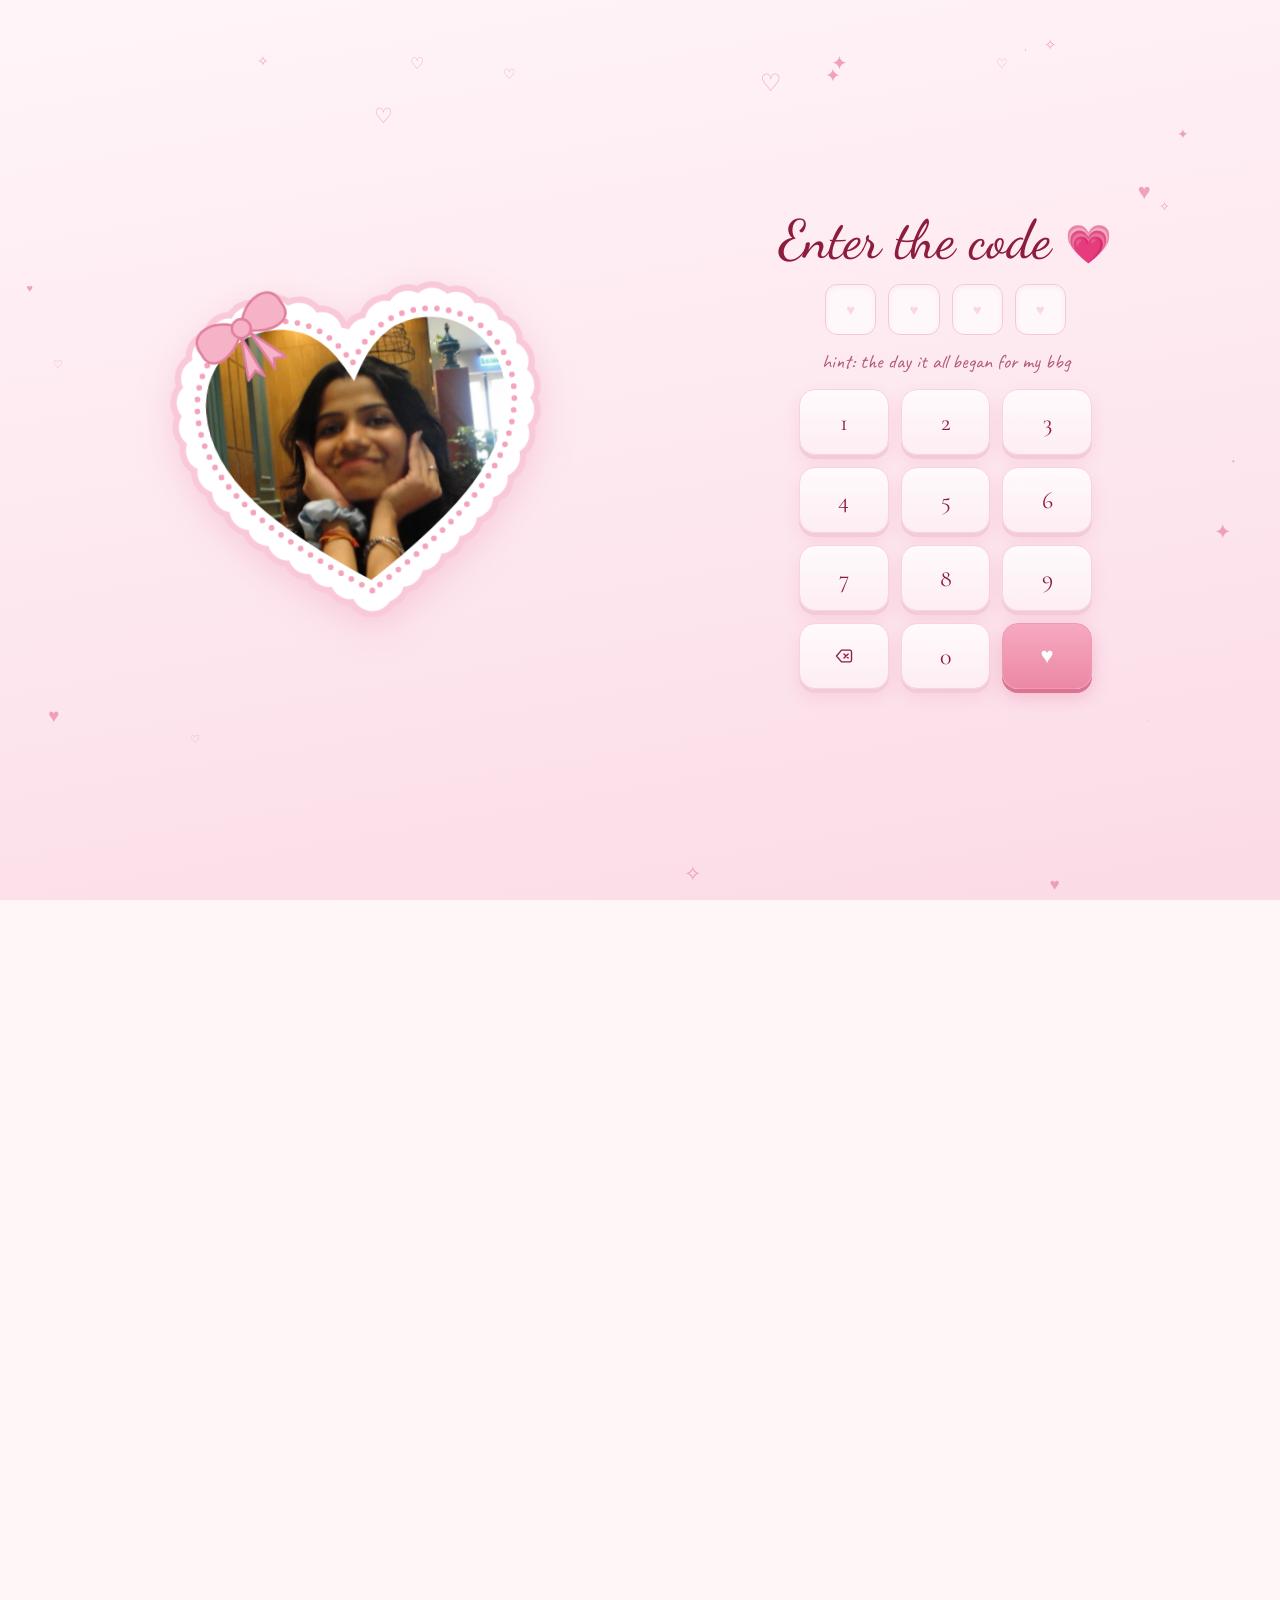
<file: index.html>
<!doctype html>
<html lang="en">
<head>
  <meta charset="utf-8" />
  <meta name="viewport" content="width=device-width, initial-scale=1, viewport-fit=cover" />
  <meta name="theme-color" content="#fbe4ea" />
  <meta name="apple-mobile-web-app-capable" content="yes" />
  <title>Menya's Birthdayyayie</title>
  <link rel="icon" href="data:image/svg+xml,%3Csvg xmlns='http://www.w3.org/2000/svg' viewBox='0 0 100 100'%3E%3Ctext y='.9em' font-size='90'%3E%F0%9F%92%97%3C/text%3E%3C/svg%3E" />
  <link rel="preconnect" href="https://fonts.googleapis.com" />
  <link rel="preconnect" href="https://fonts.gstatic.com" crossorigin />
  <link href="https://fonts.googleapis.com/css2?family=Caveat:wght@400;600&family=Cormorant+Garamond:ital,wght@0,400;0,500;1,400;1,500&family=Dancing+Script:wght@500;700&display=swap" rel="stylesheet" />
  <link rel="stylesheet" href="assets/style.css" />
</head>
<body class="phase-loading">

  <!-- dreamy background -->
  <div class="bg" aria-hidden="true">
    <div class="blob b1"></div><div class="blob b2"></div><div class="blob b3"></div><div class="blob b4"></div>
  </div>
  <canvas id="bokeh" aria-hidden="true"></canvas>

  <!-- music toggle -->
  <button id="musicBtn" class="music-btn" aria-label="Pause music" hidden>
    <span class="bars"><i></i><i></i><i></i><i></i></span>
  </button>

  <!-- heart scroll thread -->
  <div class="thread" aria-hidden="true"><div class="thread-fill"></div><div class="thread-heart">♥</div></div>

  <!-- 1. secret code -->
  <section id="lock" class="screen lock" aria-label="Secret code">
    <div class="lock-deco" aria-hidden="true"></div>
    <div class="lock-inner">
      <div class="hearts-pair">
        <div class="heart-frame hf-left"></div>
        <div class="heart-frame hf-right"></div>
      </div>
      <div class="pad-wrap">
        <h1 class="lock-title script"><span data-text="lock.title"></span> <span class="beat">💗</span></h1>
        <div class="slots" aria-live="polite"><i></i><i></i><i></i><i></i></div>
        <p class="lock-msg" data-text="lock.hint"></p>
        <div class="keypad">
          <button data-k="1">1</button><button data-k="2">2</button><button data-k="3">3</button>
          <button data-k="4">4</button><button data-k="5">5</button><button data-k="6">6</button>
          <button data-k="7">7</button><button data-k="8">8</button><button data-k="9">9</button>
          <button data-k="del" aria-label="Delete"><svg viewBox="0 0 24 24" width="20" height="20"><path d="M9 5h10a2 2 0 0 1 2 2v10a2 2 0 0 1-2 2H9l-6-7z" fill="none" stroke="currentColor" stroke-width="1.6" stroke-linejoin="round"/><path d="M12 9.5l5 5M17 9.5l-5 5" stroke="currentColor" stroke-width="1.6" stroke-linecap="round"/></svg></button>
          <button data-k="0">0</button>
          <button data-k="ok" class="ok" aria-label="Enter">♥</button>
        </div>
      </div>
    </div>
  </section>

  <!-- 2. the gift -->
  <section id="gift" class="screen gift" aria-label="A gift">
    <button class="gift-btn" aria-label="Open the gift">
      <svg id="giftSvg" viewBox="0 0 220 220" aria-hidden="true"></svg>
    </button>
    <h1 class="gift-title script write" data-text="gift.title"></h1>
    <p class="gift-hint hand" data-text="gift.hint"></p>
  </section>

  <!-- 3. flower bloom -->
  <canvas id="flowers" aria-hidden="true"></canvas>
  <div class="flash" aria-hidden="true"></div>

  <!-- 4. the story -->
  <main id="story" class="story">
    <section class="intro chapter">
      <h1 class="intro-title script write" data-text="intro.title"></h1>
      <p class="intro-sub hand" data-text="intro.subtitle"></p>
      <div class="scroll-hint hand"><span>scroll slowly</span><svg viewBox="0 0 24 40" width="18"><rect x="2" y="2" width="20" height="36" rx="10" fill="none" stroke="currentColor" stroke-width="1.6"/><circle class="wheel" cx="12" cy="11" r="2.6" fill="currentColor"/></svg></div>
    </section>

    <div id="chapters"></div>

    <section class="finale chapter">
      <h1 class="finale-title script write" data-text="finale.title"></h1>
      <p class="finale-sub hand" data-text="finale.subtitle"></p>
      <button class="replay hand" data-text="finale.replay"></button>
    </section>
  </main>

  <!-- photo viewer -->
  <div class="lightbox" aria-hidden="true">
    <figure class="lb-card"><div class="lb-img"></div><figcaption class="hand"></figcaption></figure>
  </div>

  <div id="fx" aria-hidden="true"></div>

  <script src="content.js"></script>
  <script src="assets/vendor/gsap.min.js"></script>
  <script src="assets/vendor/ScrollTrigger.min.js"></script>
  <script src="assets/vendor/lenis.min.js"></script>
  <script src="assets/music.js"></script>
  <script src="assets/flowers.js"></script>
  <script src="assets/app.js"></script>
</body>
</html>
</file>
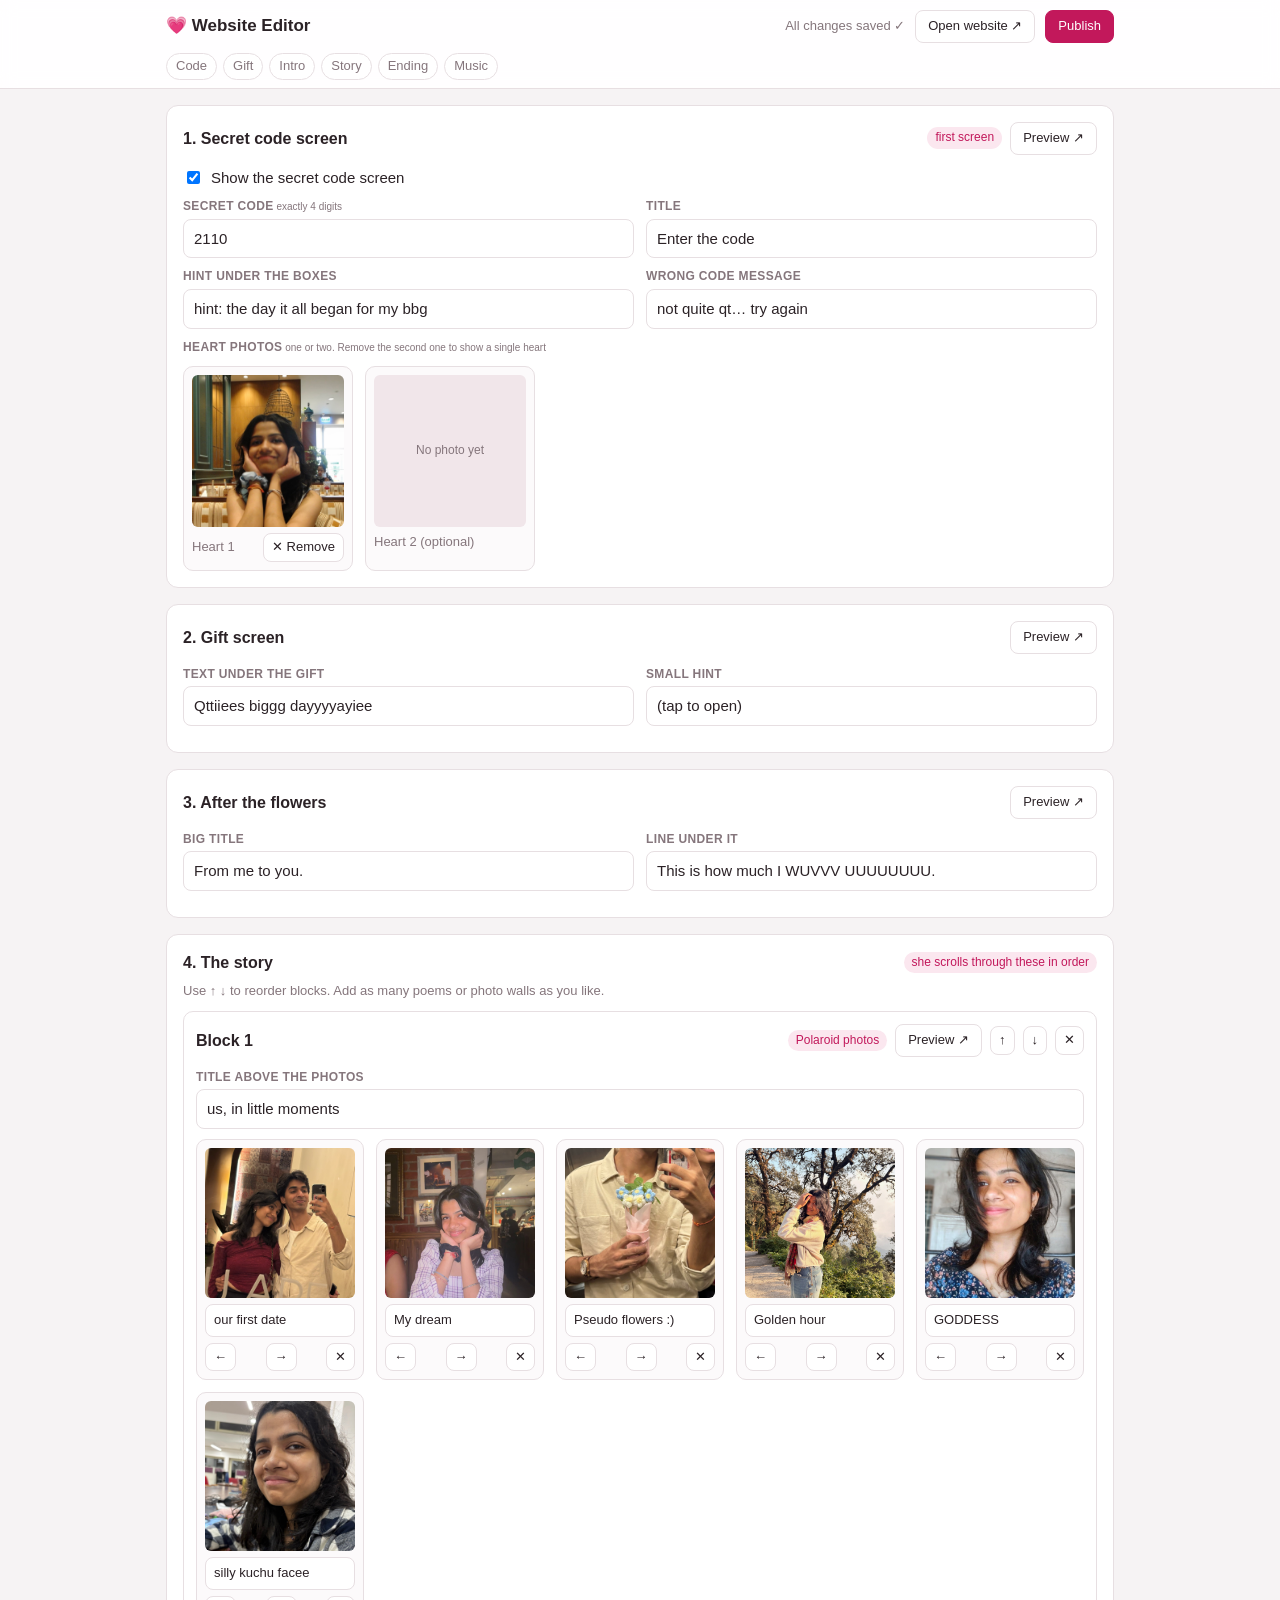
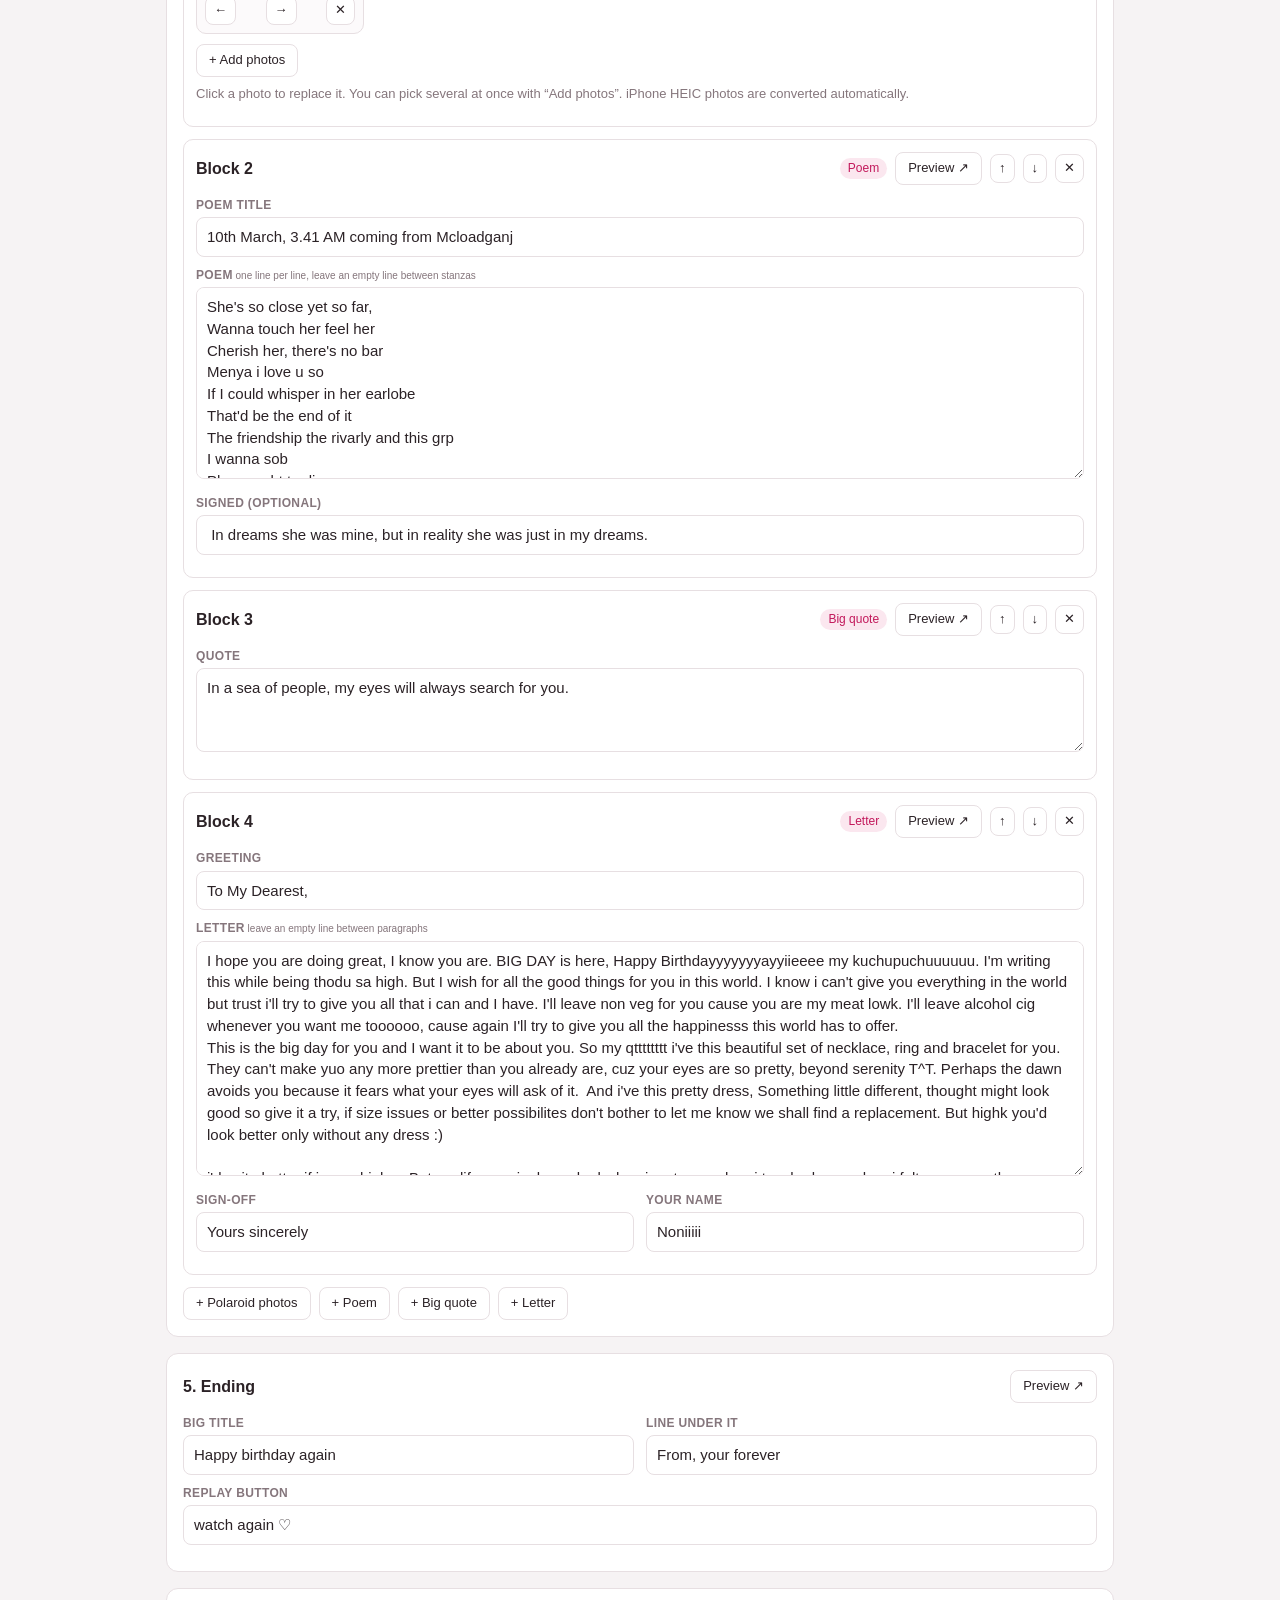
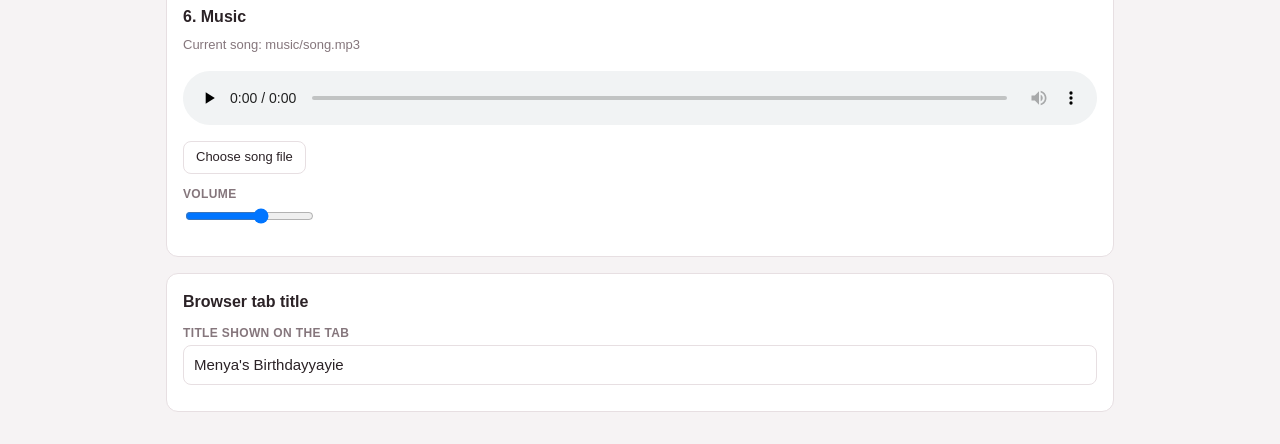
<file: editor/index.html>
<!doctype html>
<html lang="en">
<head>
<meta charset="utf-8" />
<meta name="viewport" content="width=device-width, initial-scale=1" />
<title>Website Editor</title>
<style>
  :root { --bg: #f6f3f4; --card: #fff; --ink: #2b2226; --muted: #85767c; --line: #e7dfe2; --accent: #c2185b; --accent-soft: #fbe7ef; }
  * { box-sizing: border-box; }
  body { margin: 0; background: var(--bg); color: var(--ink); font: 15px/1.45 -apple-system, BlinkMacSystemFont, "Segoe UI", sans-serif; }
  header { position: sticky; top: 0; z-index: 5; background: rgba(255,255,255,.92); backdrop-filter: blur(8px); border-bottom: 1px solid var(--line); }
  .bar { max-width: 980px; margin: 0 auto; padding: 10px 16px; display: flex; gap: 10px; align-items: center; flex-wrap: wrap; }
  .bar h1 { font-size: 17px; margin: 0 auto 0 0; }
  #status { font-size: 13px; color: var(--muted); }
  nav { max-width: 980px; margin: 0 auto; padding: 0 16px 8px; display: flex; gap: 6px; flex-wrap: wrap; }
  nav a { font-size: 13px; color: var(--muted); text-decoration: none; padding: 3px 9px; border: 1px solid var(--line); border-radius: 99px; background: #fff; }
  nav a:hover { color: var(--accent); border-color: var(--accent); }
  main { max-width: 980px; margin: 0 auto; padding: 16px; }
  section.card { background: var(--card); border: 1px solid var(--line); border-radius: 12px; padding: 16px; margin-bottom: 16px; scroll-margin-top: 110px; }
  .card-head { display: flex; align-items: center; gap: 8px; margin-bottom: 12px; flex-wrap: wrap; }
  .card-head h2 { font-size: 16px; margin: 0 auto 0 0; }
  .card-head .tag { font-size: 12px; color: var(--accent); background: var(--accent-soft); padding: 2px 8px; border-radius: 99px; }
  label.f { display: block; margin-bottom: 10px; }
  label.f > span { display: block; font-size: 12px; font-weight: 600; color: var(--muted); margin-bottom: 3px; text-transform: uppercase; letter-spacing: .03em; }
  label.f small { font-weight: 400; text-transform: none; letter-spacing: 0; }
  input[type=text], textarea { width: 100%; font: inherit; padding: 8px 10px; border: 1px solid var(--line); border-radius: 8px; background: #fff; color: inherit; }
  input[type=text]:focus, textarea:focus { outline: 2px solid var(--accent-soft); border-color: var(--accent); }
  textarea { resize: vertical; min-height: 70px; }
  .row { display: grid; grid-template-columns: 1fr 1fr; gap: 12px; }
  @media (max-width: 640px) { .row { grid-template-columns: 1fr; } }
  button, .btn { font: inherit; font-size: 13px; padding: 6px 12px; border-radius: 8px; border: 1px solid var(--line); background: #fff; color: var(--ink); cursor: pointer; text-decoration: none; display: inline-block; }
  button:hover, .btn:hover { border-color: var(--accent); color: var(--accent); }
  button.primary { background: var(--accent); color: #fff; border-color: var(--accent); }
  button.primary:hover { color: #fff; filter: brightness(1.08); }
  button.icon { padding: 4px 8px; }
  button.danger:hover { color: #b00020; border-color: #b00020; }
  .photos { display: grid; grid-template-columns: repeat(auto-fill, minmax(150px, 1fr)); gap: 12px; }
  .ph { border: 1px solid var(--line); border-radius: 10px; padding: 8px; background: #fcfafb; }
  .thumb { aspect-ratio: 1; border-radius: 6px; background: #f1e6ea center / cover no-repeat; display: grid; place-items: center; color: var(--muted); font-size: 12px; cursor: pointer; position: relative; overflow: hidden; }
  .thumb:hover::after { content: "Change photo"; position: absolute; inset: 0; display: grid; place-items: center; background: rgba(0,0,0,.4); color: #fff; font-weight: 600; }
  .thumb.busy::after { content: "Uploading…"; position: absolute; inset: 0; display: grid; place-items: center; background: rgba(255,255,255,.8); color: var(--accent); }
  .ph input[type=text] { margin-top: 6px; font-size: 13px; padding: 6px 8px; }
  .ph .tools { display: flex; gap: 4px; margin-top: 6px; justify-content: space-between; }
  .heart-photos { display: grid; grid-template-columns: repeat(2, minmax(0, 170px)); gap: 12px; }
  .block { border: 1px solid var(--line); border-radius: 10px; padding: 12px; margin-bottom: 12px; background: #fff; }
  .add-row { display: flex; gap: 8px; flex-wrap: wrap; }
  .hint { font-size: 13px; color: var(--muted); margin: -4px 0 10px; }
  .check { display: flex; gap: 8px; align-items: center; margin-bottom: 10px; }
  dialog { border: 1px solid var(--line); border-radius: 12px; max-width: 520px; width: 92vw; }
  dialog pre { white-space: pre-wrap; font-size: 12px; background: #f7f3f5; padding: 10px; border-radius: 8px; max-height: 50vh; overflow: auto; }
  audio { width: 100%; margin: 6px 0 10px; }
  input[type=file] { display: none; }
</style>
</head>
<body>
<header>
  <div class="bar">
    <h1>💗 Website Editor</h1>
    <span id="status">Loading…</span>
    <a class="btn" href="/" target="_blank">Open website ↗</a>
    <button class="primary" id="publish">Publish</button>
  </div>
  <nav id="nav"></nav>
</header>
<main id="app"></main>

<dialog id="dlg"><h3 id="dlgTitle">Publishing</h3><pre id="dlgLog"></pre><form method="dialog"><button>Close</button></form></dialog>

<script>
const app = document.getElementById("app");
const statusEl = document.getElementById("status");
let C = null, saveTimer = null, base = "";
async function textHash(t) {
  const d = new Uint8Array(await crypto.subtle.digest("SHA-1", new TextEncoder().encode(t)));
  return BigInt("0x" + Array.from(d.slice(0, 6), (x) => x.toString(16).padStart(2, "0")).join("")).toString();
}

/* ---------- helpers ---------- */
function h(tag, attrs = {}, ...kids) {
  const n = document.createElement(tag);
  for (const [k, v] of Object.entries(attrs)) {
    if (k.startsWith("on")) n.addEventListener(k.slice(2), v);
    else if (k === "class") n.className = v;
    else if (v !== undefined && v !== null && v !== false) n.setAttribute(k, v === true ? "" : v);
  }
  kids.flat().forEach((c) => c != null && n.append(c.nodeType ? c : document.createTextNode(c)));
  return n;
}
function save() {
  statusEl.textContent = "Saving…";
  clearTimeout(saveTimer);
  saveTimer = setTimeout(async () => {
    try {
      const r = await fetch("/api/save?v=2&base=" + base, { method: "POST", body: JSON.stringify(C) });
      const j = await r.json();
      if (!r.ok) throw new Error(j.error);
      base = j.base;
      statusEl.textContent = "All changes saved ✓";
    } catch (e) { statusEl.textContent = "⚠ Could not save: " + e.message; }
  }, 500);
}
// text input bound to obj[key]
function text(label, obj, key, opts = {}) {
  const input = opts.multi
    ? h("textarea", { rows: opts.rows || 4, placeholder: opts.placeholder || "" })
    : h("input", { type: "text", placeholder: opts.placeholder || "" });
  input.value = opts.get ? opts.get(obj[key]) : (obj[key] ?? "");
  input.addEventListener("input", () => { obj[key] = opts.set ? opts.set(input.value) : input.value; save(); });
  return h("label", { class: "f" }, h("span", {}, label, opts.note ? h("small", {}, "  " + opts.note) : null), input);
}
// textarea where each line is one array item (blank lines kept)
const linesOpt = { multi: true, rows: 8, get: (a) => (a || []).join("\n"), set: (v) => v.split("\n") };
// textarea where blank lines separate paragraphs
const parasOpt = { multi: true, rows: 10, get: (a) => (a || []).join("\n\n"), set: (v) => v.split(/\n\s*\n/).map((s) => s.trim()).filter(Boolean) };

async function upload(file, kind = "photo") {
  const r = await fetch(`/api/upload?kind=${kind}&name=${encodeURIComponent(file.name)}`, { method: "POST", body: file });
  const j = await r.json();
  if (!r.ok) throw new Error(j.error);
  return j.path;
}
function pickFiles({ accept = "image/*", multiple = false }, cb) {
  const inp = h("input", { type: "file", accept, multiple });
  inp.addEventListener("change", () => inp.files.length && cb(Array.from(inp.files)));
  document.body.append(inp); inp.click(); setTimeout(() => inp.remove(), 60000);
}
function thumb(src) {
  const t = h("div", { class: "thumb", title: "Click to choose a photo" }, "No photo yet");
  const img = new Image();
  img.onload = () => { t.style.backgroundImage = `url("/${src}?t=${Date.now()}")`; t.firstChild && (t.firstChild.textContent = ""); };
  if (src) img.src = "/" + src + "?t=" + Date.now();
  return t;
}
// a photo picker bound to obj[key]
function photoField(obj, key, onChange) {
  const t = thumb(obj[key]);
  t.addEventListener("click", () => pickFiles({}, async ([f]) => {
    t.classList.add("busy");
    try { obj[key] = await upload(f); save(); onChange ? onChange() : t.replaceWith(photoField(obj, key)); }
    catch (e) { alert("Upload failed: " + e.message); t.classList.remove("busy"); }
  }));
  return t;
}
function previewBtn(q) { return h("a", { class: "btn", href: "/?preview=" + q, target: "_blank" }, "Preview ↗"); }
function card(id, title, tag, preview, ...kids) {
  return h("section", { class: "card", id }, h("div", { class: "card-head" }, h("h2", {}, title), tag ? h("span", { class: "tag" }, tag) : null, preview), ...kids);
}

/* ---------- sections ---------- */
function lockCard() {
  const L = C.lock;
  const en = h("input", { type: "checkbox" }); en.checked = L.enabled !== false;
  en.addEventListener("change", () => { L.enabled = en.checked; save(); });
  return card("s-lock", "1. Secret code screen", "first screen", previewBtn("lock"),
    h("label", { class: "check" }, en, "Show the secret code screen"),
    h("div", { class: "row" },
      text("Secret code", L, "code", { note: "exactly 4 digits", set: (v) => v.replace(/\D/g, "").slice(0, 4) }),
      text("Title", L, "title")),
    h("div", { class: "row" }, text("Hint under the boxes", L, "hint"), text("Wrong code message", L, "wrong")),
    h("label", { class: "f" }, h("span", {}, "Heart photos", h("small", {}, "  one or two. Remove the second one to show a single heart"))),
    h("div", { class: "heart-photos" }, heartPhoto(L, "photoLeft", "Heart 1"), heartPhoto(L, "photoRight", "Heart 2 (optional)")));
}
function heartPhoto(L, key, label) {
  const wrap = h("div", { class: "ph" });
  const draw = () => wrap.replaceChildren(photoField(L, key, draw),
    h("div", { class: "tools", style: "align-items:center" }, h("span", { class: "hint", style: "margin:0" }, label),
      L[key] ? h("button", { class: "icon danger", title: "Remove this photo", onclick: () => { L[key] = ""; save(); draw(); } }, "✕ Remove") : null));
  draw();
  return wrap;
}
function giftCard() {
  return card("s-gift", "2. Gift screen", null, previewBtn("gift"),
    h("div", { class: "row" }, text("Text under the gift", C.gift, "title"), text("Small hint", C.gift, "hint")));
}
function introCard() {
  return card("s-intro", "3. After the flowers", null, previewBtn("story"),
    h("div", { class: "row" }, text("Big title", C.intro, "title"), text("Line under it", C.intro, "subtitle")));
}

const TYPES = { polaroids: "Polaroid photos", poem: "Poem", quote: "Big quote", letter: "Letter" };
function blockEl(b, i) {
  const list = C.story;
  const move = (d) => { const j = i + d; if (j < 0 || j >= list.length) return; [list[i], list[j]] = [list[j], list[i]]; save(); renderStory(); };
  const head = h("div", { class: "card-head" },
    h("h2", {}, `Block ${i + 1}`), h("span", { class: "tag" }, TYPES[b.type] || b.type),
    previewBtn("story&block=" + i),
    h("button", { class: "icon", title: "Move up", onclick: () => move(-1) }, "↑"),
    h("button", { class: "icon", title: "Move down", onclick: () => move(1) }, "↓"),
    h("button", { class: "icon danger", title: "Delete block", onclick: () => { if (confirm("Delete this block?")) { list.splice(i, 1); save(); renderStory(); } } }, "✕"));
  const box = h("div", { class: "block" }, head);

  if (b.type === "polaroids") {
    b.photos = b.photos || [];
    const grid = h("div", { class: "photos" });
    const draw = () => {
      grid.replaceChildren(...b.photos.map((p, k) => {
        const mv = (d) => { const j = k + d; if (j < 0 || j >= b.photos.length) return; [b.photos[k], b.photos[j]] = [b.photos[j], b.photos[k]]; save(); draw(); };
        const cap = h("input", { type: "text", placeholder: "caption" }); cap.value = p.caption || "";
        cap.addEventListener("input", () => { p.caption = cap.value; save(); });
        return h("div", { class: "ph" }, photoField(p, "src", draw), cap,
          h("div", { class: "tools" },
            h("button", { class: "icon", title: "Move left", onclick: () => mv(-1) }, "←"),
            h("button", { class: "icon", title: "Move right", onclick: () => mv(1) }, "→"),
            h("button", { class: "icon danger", title: "Remove", onclick: () => { b.photos.splice(k, 1); save(); draw(); } }, "✕")));
      }));
    };
    draw();
    const add = h("button", { onclick: () => pickFiles({ multiple: true }, async (files) => {
      add.textContent = `Uploading ${files.length}…`; add.disabled = true;
      for (const f of files) { try { b.photos.push({ src: await upload(f), caption: "" }); draw(); } catch (e) { alert("Upload failed: " + e.message); } }
      save(); add.textContent = "+ Add photos"; add.disabled = false;
    }) }, "+ Add photos");
    box.append(text("Title above the photos", b, "title"), grid, h("div", { style: "margin-top:10px" }, add),
      h("p", { class: "hint", style: "margin-top:8px" }, "Click a photo to replace it. You can pick several at once with “Add photos”. iPhone HEIC photos are converted automatically."));
  } else if (b.type === "poem") {
    box.append(text("Poem title", b, "title"), text("Poem", b, "lines", { ...linesOpt, note: "one line per line, leave an empty line between stanzas" }), text("Signed (optional)", b, "author"));
  } else if (b.type === "quote") {
    box.append(text("Quote", b, "text", { multi: true, rows: 3 }));
  } else if (b.type === "letter") {
    box.append(text("Greeting", b, "greeting"), text("Letter", b, "paragraphs", { ...parasOpt, note: "leave an empty line between paragraphs" }),
      h("div", { class: "row" }, text("Sign-off", b, "signoff"), text("Your name", b, "signature")));
  }
  return box;
}
let storyHost;
function renderStory() {
  storyHost.replaceChildren(...C.story.map(blockEl));
}
function storyCard() {
  C.story = C.story || [];
  storyHost = h("div");
  renderStory();
  const add = (type) => {
    const blank = { polaroids: { type, title: "", photos: [] }, poem: { type, title: "", lines: [], author: "" }, quote: { type, text: "" },
      letter: { type, greeting: "", paragraphs: [], signoff: "", signature: "" } }[type];
    C.story.push(blank); save(); renderStory();
    storyHost.lastElementChild.scrollIntoView({ behavior: "smooth", block: "center" });
  };
  return card("s-story", "4. The story", "she scrolls through these in order", null,
    h("p", { class: "hint" }, "Use ↑ ↓ to reorder blocks. Add as many poems or photo walls as you like."),
    storyHost,
    h("div", { class: "add-row" }, ...Object.entries(TYPES).map(([t, n]) => h("button", { onclick: () => add(t) }, "+ " + n))));
}
function finaleCard() {
  return card("s-finale", "5. Ending", null, previewBtn("finale"),
    h("div", { class: "row" }, text("Big title", C.finale, "title"), text("Line under it", C.finale, "subtitle")),
    text("Replay button", C.finale, "replay"));
}
function musicCard() {
  const M = C.music;
  const player = h("audio", { controls: true, preload: "none" });
  const info = h("p", { class: "hint" });
  const refresh = () => {
    fetch("/" + M.src, { method: "HEAD" }).then((r) => {
      if (r.ok) { player.src = "/" + M.src + "?t=" + Date.now(); player.hidden = false; info.textContent = "Current song: " + M.src; }
      else { player.hidden = true; info.textContent = "No song chosen yet, so a soft music-box melody plays instead."; }
    });
  };
  refresh();
  const btn = h("button", { onclick: () => pickFiles({ accept: "audio/*,.mp3,.m4a" }, async ([f]) => {
    btn.textContent = "Uploading…"; btn.disabled = true;
    try { M.src = await upload(f, "music"); save(); refresh(); } catch (e) { alert("Upload failed: " + e.message); }
    btn.textContent = "Choose song file"; btn.disabled = false;
  }) }, "Choose song file");
  const vol = h("input", { type: "range", min: 0, max: 1, step: 0.05 }); vol.value = M.volume ?? 0.7;
  vol.addEventListener("input", () => { M.volume = +vol.value; save(); });
  return card("s-music", "6. Music", null, null, info, player, btn,
    h("label", { class: "f", style: "margin-top:12px" }, h("span", {}, "Volume"), vol));
}
function pageCard() {
  return card("s-page", "Browser tab title", null, null, text("Title shown on the tab", C, "pageTitle"));
}

/* ---------- boot ---------- */
async function boot() {
  const src = await (await fetch("/content.js?t=" + Date.now())).text();
  base = await textHash(src);
  C = new Function("window", src + "\n;return window.LOVE;")({});
  ["lock", "gift", "intro", "finale", "music"].forEach((k) => (C[k] = C[k] || {}));
  app.replaceChildren(lockCard(), giftCard(), introCard(), storyCard(), finaleCard(), musicCard(), pageCard());
  document.getElementById("nav").replaceChildren(...[["s-lock", "Code"], ["s-gift", "Gift"], ["s-intro", "Intro"], ["s-story", "Story"], ["s-finale", "Ending"], ["s-music", "Music"]]
    .map(([id, n]) => h("a", { href: "#" + id }, n)));
  statusEl.textContent = "All changes saved ✓";
}
boot().catch((e) => { statusEl.textContent = "⚠ Could not load content.js: " + e.message; });

document.getElementById("publish").addEventListener("click", async (e) => {
  const b = e.currentTarget; b.disabled = true; b.textContent = "Publishing…";
  try {
    const r = await (await fetch("/api/publish", { method: "POST" })).json();
    document.getElementById("dlgTitle").textContent = r.ok ? "Done ✓" : "Something went wrong";
    document.getElementById("dlgLog").textContent = r.log || r.error;
  } catch (err) { document.getElementById("dlgLog").textContent = String(err); }
  document.getElementById("dlg").showModal();
  b.disabled = false; b.textContent = "Publish";
});
</script>
</body>
</html>
</file>
<file: assets/style.css>
:root {
  --cream: #f8f4ef;
  --pink-50: #fff6f8;
  --pink-100: #fde9ef;
  --pink-200: #f9d3df;
  --pink-300: #f3b3c6;
  --pink-400: #ea8aa8;
  --rose: #d6487a;
  --wine: #8c1d3c;
  --ink: #4a3a3f;
  --paper: #fdfaf2;
  --script: "Dancing Script", "Snell Roundhand", cursive;
  --hand: "Caveat", "Bradley Hand", cursive;
  --serif: "Cormorant Garamond", Georgia, serif;
  --ease: cubic-bezier(.22, 1, .36, 1);
}

* { box-sizing: border-box; -webkit-tap-highlight-color: transparent; }
html, body { margin: 0; }
html.lenis, html.lenis body { height: auto; }
.lenis.lenis-smooth { scroll-behavior: auto !important; }
body {
  background: var(--pink-50);
  color: var(--ink);
  font-family: var(--serif);
  overflow-x: hidden;
  -webkit-font-smoothing: antialiased;
  text-rendering: optimizeLegibility;
}
body:not(.phase-story), body.noscroll { overflow: hidden; height: 100dvh; }
.lenis.lenis-stopped { overflow: hidden; }
button { font: inherit; color: inherit; cursor: pointer; border: 0; background: none; }
.script { font-family: var(--script); font-weight: 500; color: var(--wine); }
.hand { font-family: var(--hand); }

/* handwriting reveal: animates --wp from -10% to 110% */
.write {
  --wp: -10%;
  -webkit-mask-image: linear-gradient(90deg, #000 var(--wp), transparent calc(var(--wp) + 10%));
          mask-image: linear-gradient(90deg, #000 var(--wp), transparent calc(var(--wp) + 10%));
}

/* ---------- background ---------- */
.bg {
  position: fixed; inset: 0; z-index: -2; overflow: hidden;
  background: linear-gradient(160deg, #fff7f9 0%, #fbe3ea 45%, #f7d6e0 100%);
}
.blob {
  position: absolute; border-radius: 50%; filter: blur(60px); opacity: .7;
  will-change: transform;
}
.b1 { width: 60vmax; height: 60vmax; left: -15vmax; top: -10vmax; background: radial-gradient(circle, #ffd6e3 0%, transparent 70%); animation: drift1 22s ease-in-out infinite alternate; }
.b2 { width: 55vmax; height: 55vmax; right: -20vmax; top: 20vh; background: radial-gradient(circle, #f6c1d3 0%, transparent 70%); animation: drift2 26s ease-in-out infinite alternate; }
.b3 { width: 50vmax; height: 50vmax; left: 10vw; bottom: -25vmax; background: radial-gradient(circle, #fff0f4 0%, transparent 70%); animation: drift3 30s ease-in-out infinite alternate; }
.b4 { width: 35vmax; height: 35vmax; right: 10vw; top: -10vmax; background: radial-gradient(circle, #f9cbd9 0%, transparent 70%); animation: drift1 34s ease-in-out infinite alternate-reverse; }
@keyframes drift1 { to { transform: translate(18vw, 14vh) scale(1.15); } }
@keyframes drift2 { to { transform: translate(-22vw, -10vh) scale(.9); } }
@keyframes drift3 { to { transform: translate(10vw, -18vh) scale(1.2); } }
#bokeh { position: fixed; inset: 0; width: 100%; height: 100%; z-index: -1; pointer-events: none; }

/* ---------- screens (lock + gift) ---------- */
.screen {
  position: fixed; inset: 0; z-index: 10;
  display: grid; place-items: center;
  padding: max(20px, env(safe-area-inset-top)) 20px max(20px, env(safe-area-inset-bottom));
  visibility: hidden; opacity: 0;
}
body.phase-lock .lock, body.phase-gift .gift { visibility: visible; opacity: 1; }

/* ---------- lock ---------- */
.lock { background: linear-gradient(170deg, #fff5f8, #fde6ee 60%, #fbdbe5); }
.lock-deco { position: absolute; inset: 0; pointer-events: none; overflow: hidden; }
.lock-deco .d { position: absolute; color: var(--pink-400); opacity: .75; animation: twinkle 3.5s ease-in-out infinite; }
@keyframes twinkle { 50% { transform: scale(.8) rotate(10deg); opacity: .35; } }
.lock-inner {
  position: relative; width: min(1120px, 100%);
  display: grid; grid-template-columns: 1.1fr 1fr; align-items: center; gap: clamp(16px, 4vw, 56px);
}
.hearts-pair { display: flex; justify-content: center; align-items: center; }
.heart-frame { width: min(48%, 330px, 40vh); aspect-ratio: 240 / 230; filter: drop-shadow(0 10px 18px rgba(214, 72, 122, .18)); }
.hf-left { transform: rotate(-8deg) translateX(8%); animation: bob 5s ease-in-out infinite; }
.hf-right { transform: rotate(7deg) translateX(-8%) translateY(6%); animation: bob 5s ease-in-out -2.5s infinite; }
@keyframes bob { 50% { translate: 0 -8px; } }
.heart-frame svg { width: 100%; height: 100%; overflow: visible; }

.pad-wrap { display: flex; flex-direction: column; align-items: center; gap: 14px; }
.lock-title { font-size: clamp(30px, 4.2vw, 60px); margin: 0; text-align: center; line-height: 1.1; }
.beat { display: inline-block; font-size: .7em; animation: beat 1.3s ease-in-out infinite; }
@keyframes beat { 0%, 100% { transform: scale(1); } 15% { transform: scale(1.25); } 30% { transform: scale(1); } 45% { transform: scale(1.15); } }
.slots { display: flex; gap: 12px; }
.slots i {
  width: clamp(40px, 4vw, 52px); aspect-ratio: 1; border-radius: 12px; display: grid; place-items: center;
  background: #fff8fa; border: 1.5px solid #f4c9d6; box-shadow: inset 0 2px 6px rgba(214, 72, 122, .08);
  font-style: normal; color: var(--pink-300); font-size: 15px; transition: background .3s, transform .3s var(--ease);
}
.slots i::before { content: "♥"; opacity: .45; }
.slots i.on { background: var(--pink-200); transform: scale(1.08); color: var(--rose); }
.slots i.on::before { opacity: 1; }
.slots.shake { animation: shake .5s; }
@keyframes shake { 20%, 60% { transform: translateX(-10px); } 40%, 80% { transform: translateX(10px); } }
.lock-msg { font-family: var(--hand); font-size: 20px; color: #b45b7a; margin: 0; min-height: 1.3em; text-align: center; }
.keypad { display: grid; grid-template-columns: repeat(3, 1fr); gap: 12px; }
.keypad button {
  width: clamp(62px, 7vw, 92px); height: clamp(50px, min(5.4vw, 7.4vh), 66px); border-radius: 16px;
  background: linear-gradient(180deg, #fffafb, #fdeef3); border: 1.5px solid #f6d3de;
  box-shadow: 0 4px 0 #f3cbd8, 0 8px 18px rgba(214, 72, 122, .12);
  font-family: var(--serif); font-size: 24px; color: var(--wine);
  display: grid; place-items: center; transition: transform .12s, box-shadow .12s, background .2s;
  touch-action: manipulation; user-select: none; -webkit-user-select: none;
}
.keypad button:active, .keypad button.press { transform: translateY(3px); box-shadow: 0 1px 0 #f3cbd8, 0 3px 8px rgba(214, 72, 122, .15); background: #fde4ec; }
.keypad .ok { background: linear-gradient(180deg, #f6a9c0, #ec88a6); color: #fff; border-color: #ef9ab3; box-shadow: 0 4px 0 #db7393, 0 8px 18px rgba(214, 72, 122, .25); font-size: 22px; }

@media (max-width: 760px), (orientation: portrait) and (max-width: 900px) {
  .lock-inner { grid-template-columns: 1fr; gap: 6px; }
  .heart-frame { width: min(40vw, 200px); }
  .hearts-pair { margin-bottom: 4px; }
}
@media (orientation: portrait) and (min-width: 600px) {
  .heart-frame { width: min(38vw, 320px, 24vh); }
  .lock-title { font-size: clamp(40px, 6.4vw, 64px); }
  .slots i { width: clamp(46px, 7vw, 60px); }
  .keypad { gap: 16px; }
  .keypad button { width: clamp(70px, 12vw, 104px); height: clamp(56px, 6.4vh, 76px); font-size: 30px; }
  .lock-msg { font-size: 24px; }
  .gift-btn { width: min(62vw, 460px); }
  .pol-wrap { width: clamp(150px, 27vw, 290px); }
}
@media (max-height: 640px) and (max-width: 760px) {
  .heart-frame { width: min(30vw, 130px); }
  .keypad button { height: 44px; }
}

/* ---------- gift ---------- */
.gift { background: var(--cream); grid-template-rows: auto auto auto; align-content: center; gap: 4px; }
.gift-btn { width: min(60vw, 360px, 46vh); aspect-ratio: 1; padding: 0; position: relative; }
.gift-btn svg { width: 100%; height: 100%; overflow: visible; }
.gift-title { font-size: clamp(36px, 6vw, 58px); margin: 6px 0 0; text-align: center; }
.gift-hint { font-size: 20px; color: #a57d89; margin: 0; opacity: 0; }
.gift-hint.pulse { animation: pulse 2.2s ease-in-out infinite; }
@keyframes pulse { 0%, 100% { opacity: .35; } 50% { opacity: 1; } }

#flowers { position: fixed; inset: 0; width: 100%; height: 100%; z-index: 20; pointer-events: none; }
.flash { position: fixed; inset: 0; z-index: 21; pointer-events: none; opacity: 0;
  background: radial-gradient(circle at 50% 45%, #fff 0%, rgba(255, 240, 245, .9) 30%, rgba(255, 220, 232, 0) 70%); }

/* ---------- story ---------- */
.story { visibility: hidden; }
body.phase-story .story { visibility: visible; }
.chapter { position: relative; padding: 14vh 20px; }
.intro, .finale { min-height: 100dvh; display: flex; flex-direction: column; align-items: center; justify-content: center; text-align: center; padding: 20px; }
.intro-title { font-size: clamp(50px, 10vw, 112px); margin: 0; line-height: 1.1; padding: 0 .2em; }
.intro-sub { font-size: clamp(22px, 3vw, 30px); color: #8f5a6b; margin: 10px 0 0; opacity: 0; }
.scroll-hint { position: absolute; bottom: max(28px, env(safe-area-inset-bottom)); display: flex; flex-direction: column; align-items: center; gap: 6px; color: #b07487; font-size: 19px; opacity: 0; }
.scroll-hint .wheel { animation: wheel 1.8s ease-in-out infinite; }
@keyframes wheel { 0% { transform: translateY(0); opacity: 1; } 70% { transform: translateY(12px); opacity: 0; } 100% { opacity: 0; } }

.chapter-title { font-family: var(--script); color: var(--wine); font-weight: 500; text-align: center; font-size: clamp(36px, 6vw, 64px); margin: 0 0 5vh; }

/* polaroids */
.wall {
  display: flex; flex-wrap: wrap; justify-content: center;
  gap: clamp(22px, 3.5vw, 48px) clamp(14px, 2.6vw, 36px);
  max-width: 1200px; margin: 0 auto; padding: 0 clamp(4px, 2vw, 24px);
}
.pol-wrap { width: clamp(150px, 21vw, 290px); will-change: transform; }
@media (max-width: 520px) { .pol-wrap { width: calc(50% - 8px); } }
.polaroid {
  --r: 0deg;
  position: relative; margin: 0; background: #fff; padding: 9% 9% 0; border-radius: 3px;
  box-shadow: 0 2px 4px rgba(90, 40, 55, .08), 0 14px 30px rgba(140, 40, 75, .16);
  transition: box-shadow .4s var(--ease), translate .4s var(--ease), scale .4s var(--ease), rotate .4s var(--ease);
  cursor: zoom-in;
}
.polaroid .ph { aspect-ratio: 1 / 1.05; overflow: hidden; background: #f3e4e9; position: relative; }
.polaroid img { width: 100%; height: 100%; object-fit: cover; display: block; filter: saturate(1.05) contrast(1.02); }
.polaroid figcaption { font-family: var(--hand); font-size: clamp(17px, 2vw, 23px); color: #5b4148; text-align: center; padding: 8px 4px 12px; line-height: 1.1; min-height: 2.4em; display: grid; place-items: center; }
.tape {
  position: absolute; top: -12px; left: 50%; width: 38%; height: 24px; translate: -50% 0; rotate: var(--tr, -4deg);
  background: linear-gradient(90deg, rgba(255, 255, 255, .25), rgba(255, 255, 255, 0) 30%, rgba(255, 255, 255, .25)), rgba(246, 176, 199, .62);
  box-shadow: 0 1px 2px rgba(0, 0, 0, .06); z-index: 2;
  -webkit-mask: radial-gradient(circle at 0 50%, transparent 3px, #000 3.5px) left / 51% 6px repeat-y, radial-gradient(circle at 100% 50%, transparent 3px, #000 3.5px) right / 51% 6px repeat-y;
          mask: radial-gradient(circle at 0 50%, transparent 3px, #000 3.5px) left / 51% 6px repeat-y, radial-gradient(circle at 100% 50%, transparent 3px, #000 3.5px) right / 51% 6px repeat-y;
}
@media (hover: hover) {
  .polaroid:hover { rotate: calc(var(--r) * -1); scale: 1.06; translate: 0 -8px; box-shadow: 0 4px 8px rgba(90, 40, 55, .08), 0 28px 50px rgba(140, 40, 75, .25); z-index: 3; }
}

/* placeholder for missing photos */
.ph.empty { display: grid; place-items: center; background: linear-gradient(140deg, #fde7ee, #f8d1dd 55%, #f3c0d0); }
.ph.empty::after {
  content: "♥\A" attr(data-name); white-space: pre; text-align: center;
  font-family: var(--hand); color: #c0577b; font-size: clamp(15px, 1.8vw, 20px); line-height: 1.3;
}
.ph.empty::before { content: ""; position: absolute; inset: 10px; border: 1.5px dashed rgba(214, 72, 122, .35); border-radius: 2px; }

/* poem */
.poem { text-align: center; max-width: 720px; margin: 0 auto; }
.poem .chapter-title { margin-bottom: 3vh; }
.flourish { display: block; margin: 0 auto 4vh; width: min(220px, 50vw); height: 26px; color: var(--pink-400); }
.poem-lines { font-family: var(--serif); font-style: italic; font-size: clamp(22px, 3vw, 31px); line-height: 1.6; color: #5a3d47; }
.poem-lines .line { display: block; }
.poem-lines .gap { display: block; height: 1.1em; }
.poem-author { font-family: var(--hand); font-size: 24px; color: #a0607a; margin-top: 4vh; }

/* quote */
.quote { max-width: 980px; margin: 0 auto; text-align: center; font-family: var(--serif); font-style: italic; font-weight: 500;
  font-size: clamp(30px, 5.4vw, 64px); line-height: 1.25; color: var(--wine); padding: 6vh 8px; }
.quote .w { opacity: .14; display: inline-block; }
.quote .qmark { display: block; font-family: var(--script); font-size: 1.8em; color: var(--pink-300); line-height: .6; font-style: normal; }

/* letter */
.letter-stage { position: relative; max-width: 640px; margin: 0 auto; }
.envelope { position: absolute; left: 50%; top: 0; width: min(420px, 80vw); aspect-ratio: 1.55; translate: -50% 0; z-index: 3; perspective: 900px; }
.env-back, .env-front, .env-flap { position: absolute; inset: 0; }
.env-back { background: #f4c3d1; border-radius: 6px; box-shadow: 0 18px 40px rgba(140, 40, 75, .2); }
.env-front { background:
  linear-gradient(to top right, #f8d3de 49.6%, transparent 50%) left / 50.5% 100% no-repeat,
  linear-gradient(to top left, #f6cbd8 49.6%, transparent 50%) right / 50.5% 100% no-repeat;
  border-radius: 0 0 6px 6px; z-index: 2; }
.env-flap { height: 58%; transform-origin: top; z-index: 4;
  background: linear-gradient(to bottom, #f0b4c6, #eba6bb); clip-path: polygon(0 0, 100% 0, 50% 100%); }
.env-seal { position: absolute; left: 50%; top: 46%; translate: -50% -50%; z-index: 5; width: 44px; height: 44px; border-radius: 50%;
  background: radial-gradient(circle at 35% 35%, #e3577f, #b62a55); color: #ffd9e4; display: grid; place-items: center; font-size: 20px;
  box-shadow: 0 3px 8px rgba(120, 20, 50, .35); }
.paper {
  position: relative; background: var(--paper); border-radius: 4px;
  padding: clamp(28px, 5vw, 56px) clamp(22px, 5vw, 58px) clamp(34px, 5vw, 60px);
  box-shadow: 0 2px 6px rgba(90, 40, 55, .06), 0 30px 70px rgba(140, 40, 75, .18);
  background-image: repeating-linear-gradient(transparent 0 calc(1.55em - 1px), rgba(214, 120, 150, .13) calc(1.55em - 1px) 1.55em);
  background-position: 0 calc(clamp(28px, 5vw, 56px) + .2em);
  font-family: var(--hand); font-size: clamp(21px, 2.6vw, 27px); line-height: 1.55em; color: #3f3136;
  rotate: -.6deg;
}
.paper p { margin: 0 0 1.55em; }
.paper .greet, .paper .sign { color: var(--wine); font-weight: 600; }
.paper .sign-name { font-family: var(--script); font-size: 1.4em; color: var(--wine); display: block; margin-top: .2em; }
.paper .w { opacity: 0; }
.paper .tap-skip { position: absolute; right: 16px; bottom: 10px; font-size: 16px; color: #c29aa7; }
.paper-heart { display: block; margin: 10px auto 0; width: 46px; color: var(--rose); }

/* finale */
.finale-title { font-size: clamp(38px, 9.5vw, 120px); margin: 0; line-height: 1.15; padding: 0 .25em; }
.finale-sub { font-size: clamp(22px, 3vw, 32px); color: #8f5a6b; margin: 10px 0 0; opacity: 0; }
.replay { margin-top: 7vh; font-size: 22px; color: var(--rose); padding: 10px 26px; border-radius: 999px; border: 1.5px solid rgba(214, 72, 122, .35);
  background: rgba(255, 255, 255, .5); backdrop-filter: blur(6px); -webkit-backdrop-filter: blur(6px); opacity: 0; transition: background .3s, transform .3s var(--ease); }
.replay:hover { background: #fff; transform: translateY(-2px); }

/* music button */
.music-btn {
  position: fixed; z-index: 60; top: max(14px, env(safe-area-inset-top)); right: max(14px, env(safe-area-inset-right));
  width: 46px; height: 46px; border-radius: 50%; display: grid; place-items: center;
  background: rgba(255, 255, 255, .55); border: 1px solid rgba(255, 255, 255, .8);
  backdrop-filter: blur(10px); -webkit-backdrop-filter: blur(10px); box-shadow: 0 6px 20px rgba(214, 72, 122, .18);
}
.music-btn .bars { display: flex; align-items: flex-end; gap: 3px; height: 16px; }
.music-btn i { width: 3px; height: 100%; border-radius: 2px; background: var(--rose); transform-origin: bottom; animation: eq 1s ease-in-out infinite; }
.music-btn i:nth-child(2) { animation-delay: -.3s; } .music-btn i:nth-child(3) { animation-delay: -.6s; } .music-btn i:nth-child(4) { animation-delay: -.15s; }
.music-btn.off i { animation: none; transform: scaleY(.2); }
@keyframes eq { 0%, 100% { transform: scaleY(.3); } 50% { transform: scaleY(1); } }

/* heart thread */
.thread { position: fixed; right: max(10px, env(safe-area-inset-right)); top: 22vh; bottom: 22vh; width: 2px; z-index: 50; border-radius: 2px; background: rgba(214, 72, 122, .14); opacity: 0; transition: opacity .8s; pointer-events: none; }
body.phase-story .thread { opacity: 1; }
.thread-fill { position: absolute; left: 0; top: 0; width: 100%; height: 100%; background: var(--pink-400); transform-origin: top; transform: scaleY(0); }
.thread-heart { position: absolute; left: 50%; top: 0; translate: -50% -50%; color: var(--rose); font-size: 14px; }

/* lightbox */
.lightbox { position: fixed; inset: 0; z-index: 70; display: grid; place-items: center; padding: 24px; visibility: hidden;
  background: rgba(253, 228, 236, .55); backdrop-filter: blur(14px); -webkit-backdrop-filter: blur(14px); opacity: 0; cursor: zoom-out; }
.lb-card { margin: 0; background: #fff; padding: 16px 16px 0; width: min(520px, 88vw); box-shadow: 0 40px 90px rgba(140, 40, 75, .3); border-radius: 3px; }
.lb-img { aspect-ratio: 1 / 1.05; background: #f3e4e9 center / cover no-repeat; }
.lb-img.ph.empty { position: relative; }
.lb-card figcaption { text-align: center; font-size: 30px; padding: 12px 0 16px; color: #5b4148; }

/* tap hearts */
#fx { position: fixed; inset: 0; pointer-events: none; z-index: 80; overflow: hidden; }
#fx span { position: absolute; left: 0; top: 0; color: var(--rose); will-change: transform, opacity; }

@media (prefers-reduced-motion: reduce) {
  .blob, .hf-left, .hf-right, .beat { animation: none; }
}

.music-btn[hidden] { display: none; }

/* only one heart photo */
.hearts-pair.single .heart-frame { width: min(70%, 380px, 46vh); }
.hearts-pair.single .hf-left { transform: rotate(-5deg); }
@media (max-width: 760px), (orientation: portrait) and (max-width: 900px) {
  .hearts-pair.single .heart-frame { width: min(58vw, 260px, 30vh); }
}
@media (orientation: portrait) and (min-width: 600px) {
  .hearts-pair.single .heart-frame { width: min(50vw, 380px, 28vh); }
}
</file>
